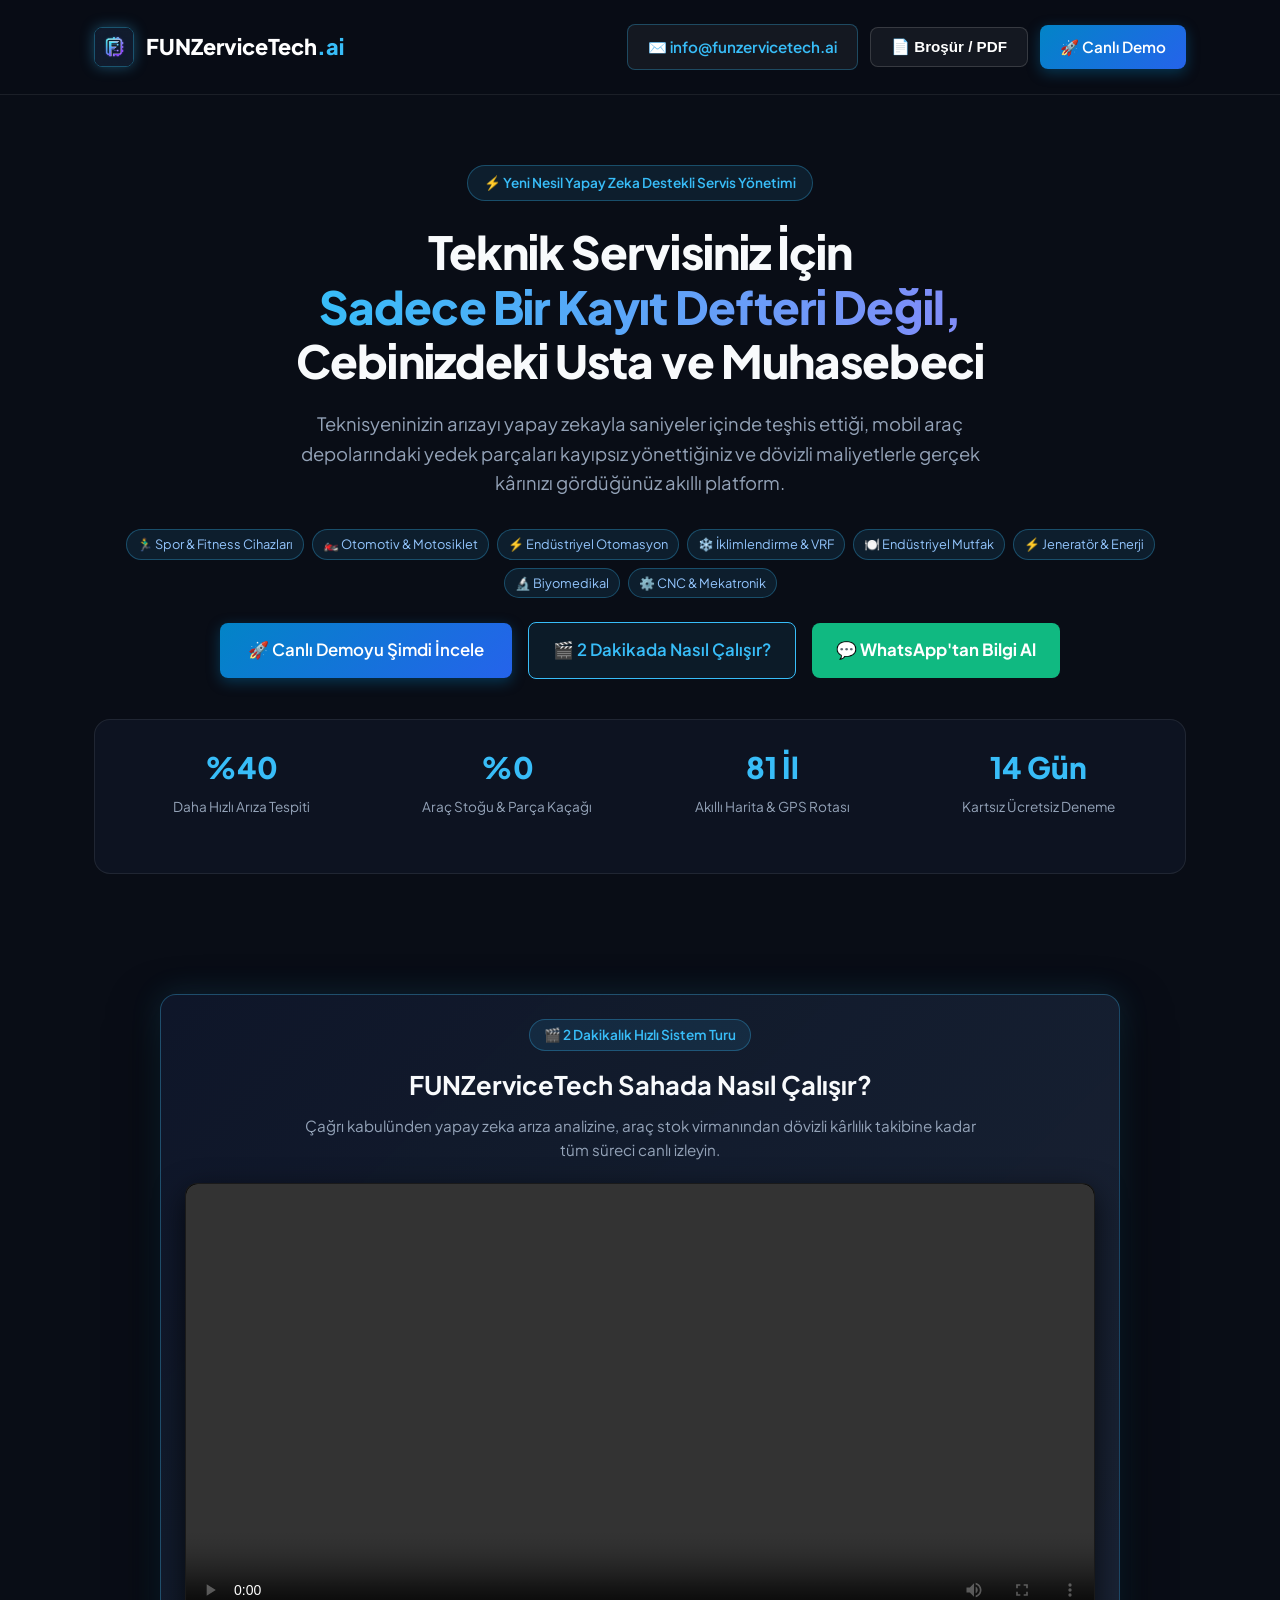
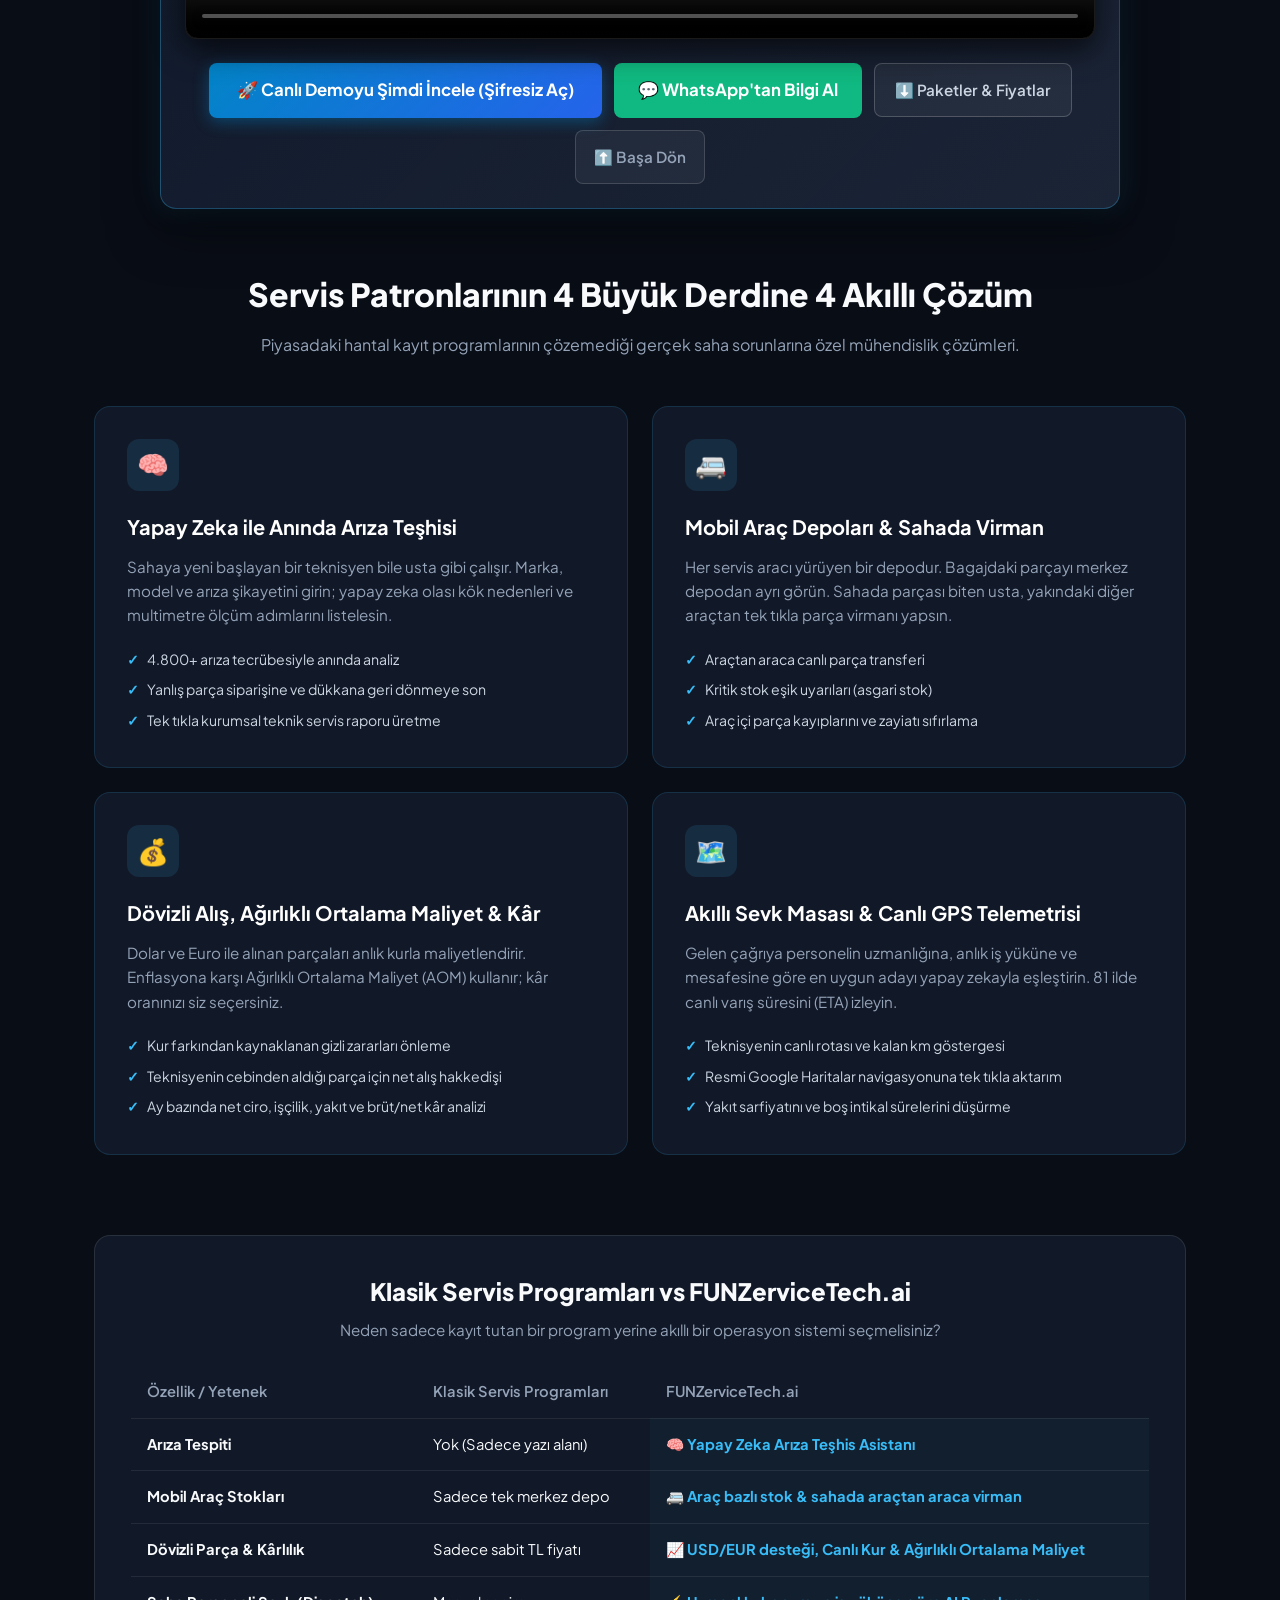
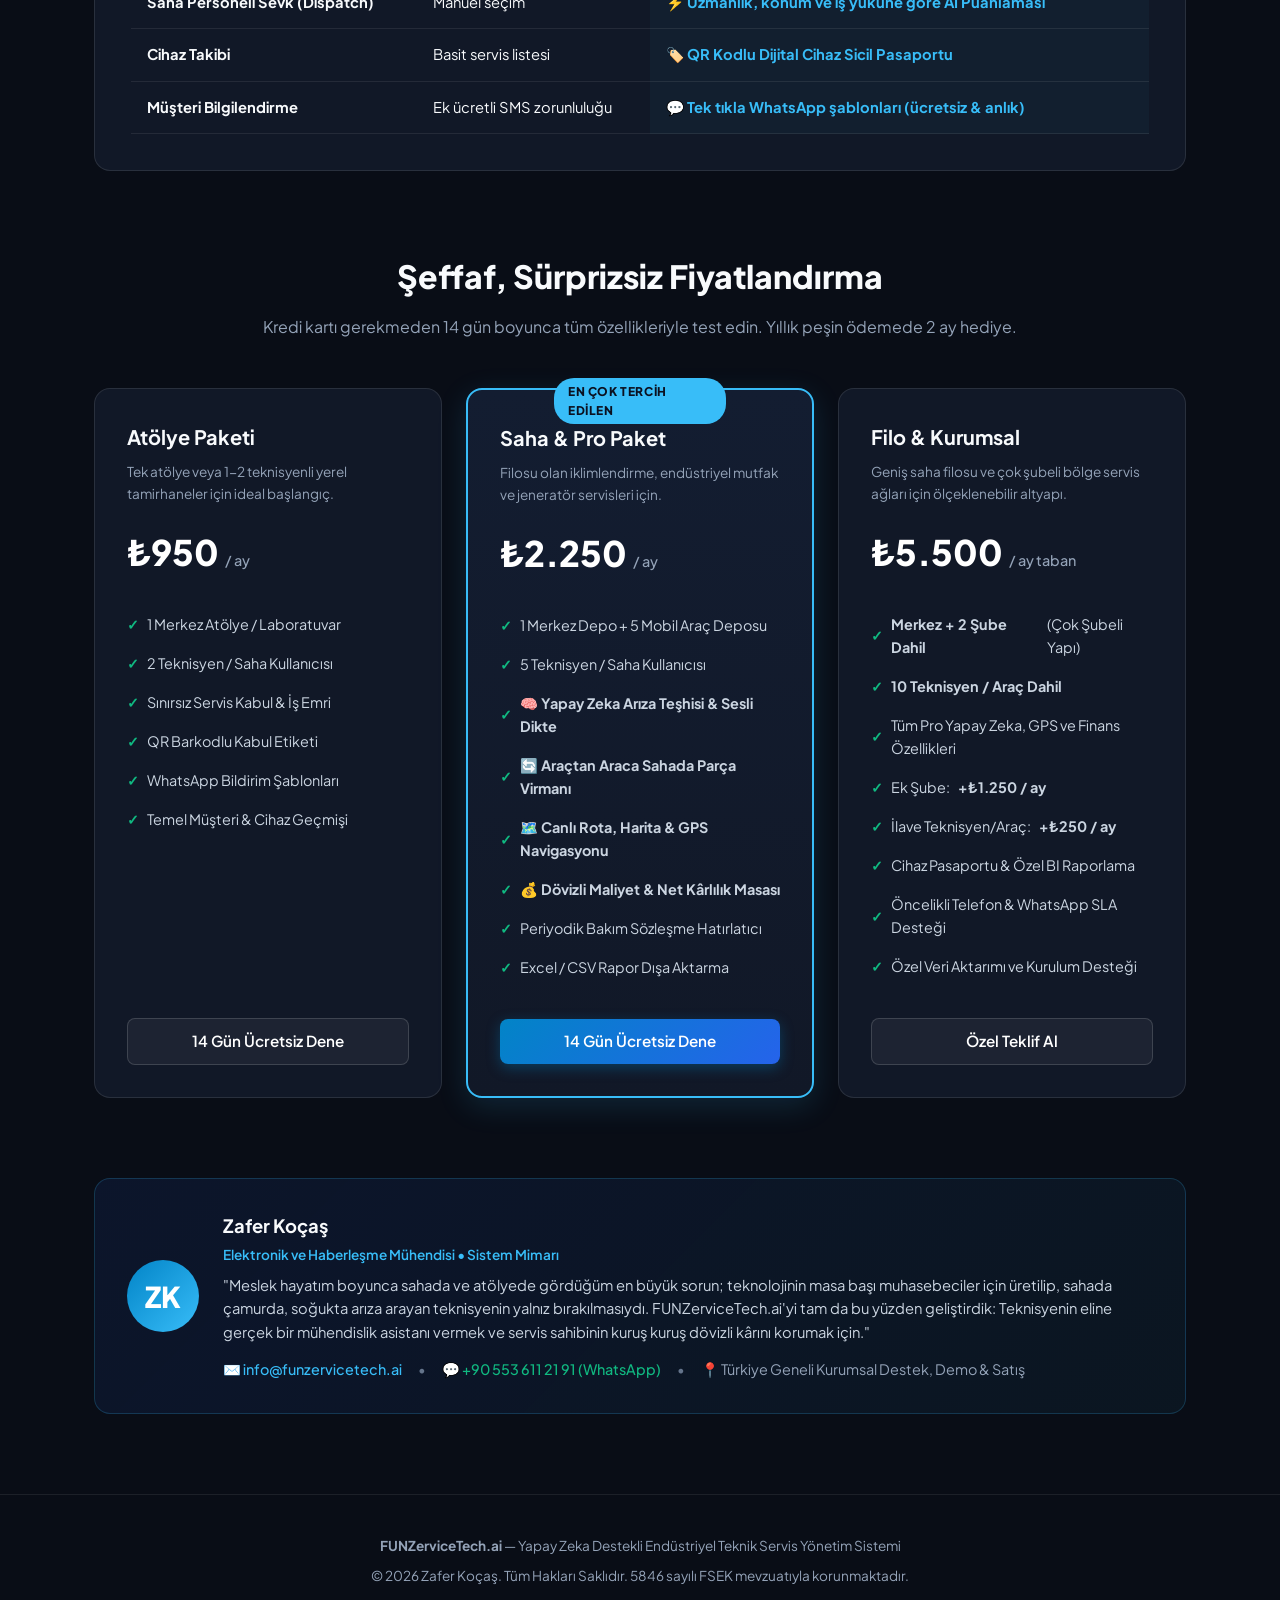
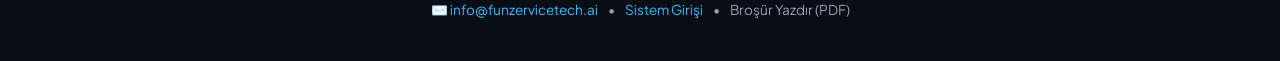
<file: tanitim.html>
<!DOCTYPE html>
<html lang="tr">
<head>
  <meta charset="UTF-8">
  <meta name="viewport" content="width=device-width, initial-scale=1.0">
  <title>FUNZerviceTech.ai | Yapay Zeka Destekli Teknik Servis Yönetim Sistemi</title>
  <meta name="description" content="Klasik servis defteri değil; teknisyeninizin arızayı yapay zekayla anında teşhis ettiği, araç stoklarını kayıpsız yönettiğiniz akıllı servis platformu.">
  <link rel="icon" type="image/jpeg" href="logo.jpg">
  <link rel="apple-touch-icon" href="logo.jpg">
  <link rel="preconnect" href="https://fonts.googleapis.com">
  <link rel="preconnect" href="https://fonts.gstatic.com" crossorigin>
  <link href="https://fonts.googleapis.com/css2?family=Plus+Jakarta+Sans:wght@400;500;600;700;800&display=swap" rel="stylesheet">
  <style>
    :root {
      --bg: #090d16;
      --card-bg: #111827;
      --card-border: rgba(56, 189, 248, 0.15);
      --accent-cyan: #38bdf8;
      --accent-blue: #2563eb;
      --accent-emerald: #10b981;
      --accent-amber: #f59e0b;
      --text-main: #f8fafc;
      --text-muted: #94a3b8;
    }
    * { box-sizing: border-box; margin: 0; padding: 0; }
    html { scroll-behavior: smooth; }
    body {
      font-family: 'Plus Jakarta Sans', -apple-system, BlinkMacSystemFont, sans-serif;
      background: var(--bg);
      color: var(--text-main);
      line-height: 1.6;
      -webkit-font-smoothing: antialiased;
    }
    .container { max-width: 1140px; margin: 0 auto; padding: 0 24px; }
    
    /* Top Bar & Header */
    header {
      padding: 24px 0;
      border-bottom: 1px solid rgba(255, 255, 255, 0.08);
      position: sticky;
      top: 0;
      background: rgba(9, 13, 22, 0.85);
      backdrop-filter: blur(12px);
      z-index: 100;
    }
    .header-row {
      display: flex;
      align-items: center;
      justify-content: space-between;
    }
    .logo {
      display: flex;
      align-items: center;
      gap: 12px;
      font-size: 1.35rem;
      font-weight: 800;
      color: #fff;
      text-decoration: none;
    }
    .logo-icon {
      width: 40px;
      height: 40px;
      background: linear-gradient(135deg, #0284c7, #38bdf8);
      border-radius: 10px;
      display: flex;
      align-items: center;
      justify-content: center;
      font-size: 1.25rem;
    }
    .header-actions { display: flex; align-items: center; gap: 12px; }
    
    .btn {
      display: inline-flex;
      align-items: center;
      gap: 8px;
      padding: 10px 20px;
      border-radius: 8px;
      font-size: 0.95rem;
      font-weight: 600;
      text-decoration: none;
      cursor: pointer;
      transition: all 0.2s ease;
      border: none;
    }
    .btn-primary {
      background: linear-gradient(135deg, #0284c7, #2563eb);
      color: #fff;
      box-shadow: 0 4px 14px rgba(2, 132, 199, 0.35);
    }
    .btn-primary:hover {
      box-shadow: 0 6px 20px rgba(2, 132, 199, 0.5);
      transform: translateY(-1px);
    }
    .btn-outline {
      background: rgba(255, 255, 255, 0.05);
      color: #fff;
      border: 1px solid rgba(255, 255, 255, 0.15);
    }
    .btn-outline:hover { background: rgba(255, 255, 255, 0.1); }
    .btn-whatsapp {
      background: #10b981;
      color: #fff;
      font-weight: 700;
    }
    .btn-whatsapp:hover { background: #059669; }

    /* Hero Section */
    .hero {
      padding: 70px 0 50px;
      text-align: center;
      position: relative;
    }
    .badge-pill {
      display: inline-flex;
      align-items: center;
      gap: 8px;
      background: rgba(56, 189, 248, 0.1);
      border: 1px solid rgba(56, 189, 248, 0.3);
      color: var(--accent-cyan);
      padding: 6px 16px;
      border-radius: 50px;
      font-size: 0.85rem;
      font-weight: 600;
      margin-bottom: 24px;
    }
    .hero h1 {
      font-size: 2.85rem;
      font-weight: 800;
      line-height: 1.2;
      max-width: 900px;
      margin: 0 auto 20px;
      letter-spacing: -0.02em;
    }
    .hero h1 span {
      background: linear-gradient(90deg, #38bdf8, #818cf8);
      -webkit-background-clip: text;
      -webkit-text-fill-color: transparent;
    }
    .hero p {
      font-size: 1.15rem;
      color: var(--text-muted);
      max-width: 720px;
      margin: 0 auto 32px;
    }
    .hero-cta {
      display: flex;
      align-items: center;
      justify-content: center;
      gap: 16px;
      flex-wrap: wrap;
      margin-bottom: 40px;
    }

    /* Trust Stats */
    .stats-row {
      display: grid;
      grid-template-columns: repeat(4, 1fr);
      gap: 20px;
      margin: 40px 0 60px;
      background: rgba(17, 24, 39, 0.7);
      border: 1px solid rgba(255, 255, 255, 0.08);
      border-radius: 16px;
      padding: 24px;
    }
    .stat-item h3 {
      font-size: 1.85rem;
      color: #38bdf8;
      font-weight: 800;
      margin-bottom: 4px;
    }
    .stat-item p {
      font-size: 0.85rem;
      color: var(--text-muted);
    }

    /* Core Features Grid */
    .section-title {
      text-align: center;
      margin-bottom: 48px;
    }
    .section-title h2 {
      font-size: 2rem;
      font-weight: 800;
      margin-bottom: 12px;
    }
    .section-title p {
      color: var(--text-muted);
      font-size: 1rem;
    }

    .features-grid {
      display: grid;
      grid-template-columns: repeat(2, 1fr);
      gap: 24px;
      margin-bottom: 80px;
    }
    .feature-card {
      background: var(--card-bg);
      border: 1px solid var(--card-border);
      border-radius: 16px;
      padding: 32px;
      transition: all 0.2s ease;
      position: relative;
      overflow: hidden;
    }
    .feature-card:hover {
      border-color: rgba(56, 189, 248, 0.4);
      transform: translateY(-2px);
    }
    .feature-icon {
      width: 52px;
      height: 52px;
      background: rgba(56, 189, 248, 0.12);
      border-radius: 12px;
      display: flex;
      align-items: center;
      justify-content: center;
      font-size: 1.6rem;
      margin-bottom: 20px;
    }
    .feature-card h3 {
      font-size: 1.25rem;
      font-weight: 700;
      margin-bottom: 12px;
      color: #fff;
    }
    .feature-card p {
      color: var(--text-muted);
      font-size: 0.95rem;
      margin-bottom: 16px;
    }
    .feature-points {
      list-style: none;
      font-size: 0.88rem;
    }
    .feature-points li {
      padding: 4px 0;
      color: #cbd5e1;
      display: flex;
      align-items: center;
      gap: 8px;
    }
    .feature-points li span { color: var(--accent-cyan); font-weight: bold; }

    /* Comparison Table */
    .compare-section {
      margin-bottom: 80px;
      background: #111827;
      border: 1px solid rgba(255, 255, 255, 0.1);
      border-radius: 16px;
      padding: 36px;
    }
    .compare-table {
      width: 100%;
      border-collapse: collapse;
      margin-top: 24px;
    }
    .compare-table th, .compare-table td {
      padding: 14px 16px;
      text-align: left;
      border-bottom: 1px solid rgba(255, 255, 255, 0.08);
      font-size: 0.92rem;
    }
    .compare-table th { color: var(--text-muted); font-weight: 600; }
    .compare-table td.highlight { color: #38bdf8; font-weight: 700; background: rgba(56, 189, 248, 0.04); }

    /* Pricing Section */
    .pricing-grid {
      display: grid;
      grid-template-columns: repeat(3, 1fr);
      gap: 24px;
      margin-bottom: 80px;
    }
    .price-card {
      background: var(--card-bg);
      border: 1px solid rgba(255, 255, 255, 0.1);
      border-radius: 16px;
      padding: 32px;
      display: flex;
      flex-direction: column;
      position: relative;
    }
    .price-card.featured {
      border: 2px solid var(--accent-cyan);
      background: linear-gradient(180deg, #131d31 0%, #111827 100%);
      box-shadow: 0 8px 30px rgba(56, 189, 248, 0.15);
    }
    .featured-tag {
      position: absolute;
      top: -12px;
      left: 50%;
      transform: translateX(-50%);
      background: var(--accent-cyan);
      color: #0b1120;
      font-size: 0.75rem;
      font-weight: 800;
      padding: 4px 14px;
      border-radius: 20px;
      letter-spacing: 0.05em;
    }
    .price-card h3 { font-size: 1.25rem; font-weight: 700; margin-bottom: 8px; }
    .price-card .desc { font-size: 0.85rem; color: var(--text-muted); margin-bottom: 20px; min-height: 40px; }
    .price-amount {
      font-size: 2.2rem;
      font-weight: 800;
      color: #fff;
      margin-bottom: 24px;
    }
    .price-amount span { font-size: 0.9rem; color: var(--text-muted); font-weight: 500; }
    .price-list {
      list-style: none;
      margin-bottom: 32px;
      flex-grow: 1;
      font-size: 0.9rem;
    }
    .price-list li {
      padding: 8px 0;
      display: flex;
      align-items: center;
      gap: 8px;
      color: #cbd5e1;
    }
    .price-list li::before { content: "✓"; color: var(--accent-emerald); font-weight: bold; }

    /* Founder Note */
    .founder-box {
      background: linear-gradient(135deg, rgba(37, 99, 235, 0.1), rgba(56, 189, 248, 0.05));
      border: 1px solid rgba(56, 189, 248, 0.2);
      border-radius: 16px;
      padding: 32px;
      display: flex;
      gap: 24px;
      align-items: center;
      margin-bottom: 80px;
    }
    .founder-avatar {
      width: 72px;
      height: 72px;
      background: linear-gradient(135deg, #0284c7, #38bdf8);
      border-radius: 50%;
      display: flex;
      align-items: center;
      justify-content: center;
      font-size: 1.8rem;
      font-weight: 800;
      color: #fff;
      flex-shrink: 0;
    }
    .founder-text h4 { font-size: 1.15rem; font-weight: 700; margin-bottom: 4px; }
    .founder-text .title { font-size: 0.85rem; color: var(--accent-cyan); margin-bottom: 8px; font-weight: 600; }
    .founder-text p { font-size: 0.92rem; color: #cbd5e1; }

    /* Footer */
    footer {
      border-top: 1px solid rgba(255, 255, 255, 0.08);
      padding: 40px 0;
      text-align: center;
      color: var(--text-muted);
      font-size: 0.85rem;
    }

    /* Print Styles for PDF Brochure */
    @media print {
      body { background: #fff !important; color: #000 !important; }
      header, .hero-cta, .btn, footer, .stats-row { display: none !important; }
      .container { max-width: 100% !important; padding: 0 !important; }
      .hero { padding: 10px 0 !important; }
      .hero h1 { font-size: 1.8rem !important; color: #000 !important; }
      .hero h1 span { color: #0284c7 !important; -webkit-text-fill-color: #0284c7 !important; }
      .features-grid { grid-template-columns: repeat(2, 1fr) !important; gap: 12px !important; margin-bottom: 20px !important; }
      .feature-card { background: #f8fafc !important; border: 1px solid #cbd5e1 !important; color: #000 !important; padding: 16px !important; }
      .feature-card h3 { color: #0284c7 !important; }
      .feature-card p, .feature-points li { color: #334155 !important; }
      .pricing-grid { grid-template-columns: repeat(3, 1fr) !important; gap: 12px !important; }
      .price-card { background: #f8fafc !important; border: 1px solid #cbd5e1 !important; padding: 16px !important; color: #000 !important; }
      .price-card h3, .price-amount { color: #000 !important; }
      .founder-box { background: #f1f5f9 !important; border: 1px solid #cbd5e1 !important; color: #000 !important; padding: 16px !important; margin-bottom: 20px !important; }
      .founder-text p { color: #334155 !important; }
    }

    @media (max-width: 768px) {
      .hero h1 { font-size: 2rem; }
      .features-grid, .pricing-grid, .stats-row { grid-template-columns: 1fr; }
      .founder-box { flex-direction: column; text-align: center; }
    }
  </style>
</head>
<body>

  <!-- Header -->
  <header>
    <div class="container header-row">
      <a href="index.html" class="logo">
        <div class="logo-icon" style="padding: 0; overflow: hidden; background: transparent; border: 1px solid rgba(56, 189, 248, 0.4); box-shadow: 0 0 14px rgba(56, 189, 248, 0.35); border-radius: 8px;">
          <img src="logo.jpg" alt="FUNZerviceTech.ai" style="width: 100%; height: 100%; object-fit: cover; display: block;">
        </div>
        <span>FUNZerviceTech<span style="color: var(--accent-cyan);">.ai</span></span>
      </a>
      <div class="header-actions">
        <a href="mailto:info@funzervicetech.ai" class="btn btn-outline" style="border-color: rgba(56, 189, 248, 0.3);" title="E-posta ile İletişime Geç">
          <span style="color: var(--accent-cyan);">✉️ info@funzervicetech.ai</span>
        </a>
        <button type="button" class="btn btn-outline" onclick="window.print()" title="Bu broşürü yazdır veya PDF olarak kaydet">
          <span>📄 Broşür / PDF</span>
        </button>
        <a href="index.html?demo=1" class="btn btn-primary" title="Canlı Çalışan Sistemi Aç">
          <span>🚀 Canlı Demo</span>
        </a>
      </div>
    </div>
  </header>

  <!-- Hero -->
  <section class="hero">
    <div class="container">
      <div class="badge-pill">
        <span>⚡ Yeni Nesil Yapay Zeka Destekli Servis Yönetimi</span>
      </div>
      <h1>
        Teknik Servisiniz İçin<br>
        <span>Sadece Bir Kayıt Defteri Değil,</span><br>
        Cebinizdeki Usta ve Muhasebeci
      </h1>
      <p>
        Teknisyeninizin arızayı yapay zekayla saniyeler içinde teşhis ettiği, mobil araç depolarındaki yedek parçaları kayıpsız yönettiğiniz ve dövizli maliyetlerle gerçek kârınızı gördüğünüz akıllı platform.
      </p>
      <!-- Sektör Bağımsız Kapsama Alanı Şeridi -->
      <div style="display: flex; gap: 8px; justify-content: center; flex-wrap: wrap; margin-bottom: 24px; font-size: 0.8rem;">
        <span style="background: rgba(56, 189, 248, 0.1); border: 1px solid rgba(56, 189, 248, 0.3); color: #93c5fd; padding: 4px 10px; border-radius: 999px;">🏃‍♂️ Spor & Fitness Cihazları</span>
        <span style="background: rgba(56, 189, 248, 0.1); border: 1px solid rgba(56, 189, 248, 0.3); color: #93c5fd; padding: 4px 10px; border-radius: 999px;">🏍️ Otomotiv & Motosiklet</span>
        <span style="background: rgba(56, 189, 248, 0.1); border: 1px solid rgba(56, 189, 248, 0.3); color: #93c5fd; padding: 4px 10px; border-radius: 999px;">⚡ Endüstriyel Otomasyon</span>
        <span style="background: rgba(56, 189, 248, 0.1); border: 1px solid rgba(56, 189, 248, 0.3); color: #93c5fd; padding: 4px 10px; border-radius: 999px;">❄️ İklimlendirme & VRF</span>
        <span style="background: rgba(56, 189, 248, 0.1); border: 1px solid rgba(56, 189, 248, 0.3); color: #93c5fd; padding: 4px 10px; border-radius: 999px;">🍽️ Endüstriyel Mutfak</span>
        <span style="background: rgba(56, 189, 248, 0.1); border: 1px solid rgba(56, 189, 248, 0.3); color: #93c5fd; padding: 4px 10px; border-radius: 999px;">⚡ Jeneratör & Enerji</span>
        <span style="background: rgba(56, 189, 248, 0.1); border: 1px solid rgba(56, 189, 248, 0.3); color: #93c5fd; padding: 4px 10px; border-radius: 999px;">🔬 Biyomedikal</span>
        <span style="background: rgba(56, 189, 248, 0.1); border: 1px solid rgba(56, 189, 248, 0.3); color: #93c5fd; padding: 4px 10px; border-radius: 999px;">⚙️ CNC & Mekatronik</span>
      </div>
      <div class="hero-cta">
        <a href="index.html?demo=1" class="btn btn-primary" style="padding: 14px 28px; font-size: 1.05rem;">
          <span>🚀 Canlı Demoyu Şimdi İncele</span>
        </a>
        <a href="#video-tanitim-section" class="btn btn-outline" style="padding: 14px 24px; font-size: 1.05rem; border: 1px solid #38bdf8; color: #38bdf8; background: rgba(56, 189, 248, 0.08); font-weight: 600; text-decoration: none; display: inline-flex; align-items: center; gap: 8px;">
          <span>🎬 2 Dakikada Nasıl Çalışır?</span>
        </a>
        <a href="https://wa.me/905536112191?text=Merhaba%20Zafer%20Bey,%20FUNZerviceTech.ai%20teknik%20servis%20yaz%C4%B1l%C4%B1m%C4%B1%20hakk%C4%B1nda%20bilgi%20almak%20istiyorum." class="btn btn-whatsapp" target="_blank" style="padding: 14px 24px; font-size: 1.05rem;">
          <span>💬 WhatsApp'tan Bilgi Al</span>
        </a>
      </div>
      
      <!-- Quick Trust Metrics -->
      <div class="stats-row">
        <div class="stat-item">
          <h3>%40</h3>
          <p>Daha Hızlı Arıza Tespiti</p>
        </div>
        <div class="stat-item">
          <h3>%0</h3>
          <p>Araç Stoğu & Parça Kaçağı</p>
        </div>
        <div class="stat-item">
          <h3>81 İl</h3>
          <p>Akıllı Harita & GPS Rotası</p>
        </div>
        <div class="stat-item">
          <h3>14 Gün</h3>
          <p>Kartsız Ücretsiz Deneme</p>
        </div>
      </div>
    </div>
  </section>

  <!-- Video Tanıtım Bölümü -->
  <section class="container" id="video-tanitim-section" style="margin-top: 10px; margin-bottom: 60px;">
    <div style="background: linear-gradient(135deg, rgba(15, 23, 42, 0.95), rgba(30, 41, 59, 0.85)); border: 1px solid rgba(56, 189, 248, 0.3); border-radius: 16px; padding: 24px; box-shadow: 0 20px 50px rgba(0, 0, 0, 0.5), 0 0 30px rgba(56, 189, 248, 0.15); max-width: 960px; margin: 0 auto; text-align: center;">
      <div style="display: inline-flex; align-items: center; gap: 8px; background: rgba(56, 189, 248, 0.1); border: 1px solid rgba(56, 189, 248, 0.3); border-radius: 20px; padding: 4px 14px; margin-bottom: 14px; font-size: 0.85rem; color: #38bdf8; font-weight: 600;">
        <span>🎬 2 Dakikalık Hızlı Sistem Turu</span>
      </div>
      <h2 style="font-size: 1.6rem; color: #f8fafc; margin-bottom: 8px; font-weight: 700;">
        FUNZerviceTech Sahada Nasıl Çalışır?
      </h2>
      <p style="color: #94a3b8; font-size: 0.95rem; margin-bottom: 20px; max-width: 680px; margin-left: auto; margin-right: auto;">
        Çağrı kabulünden yapay zeka arıza analizine, araç stok virmanından dövizli kârlılık takibine kadar tüm süreci canlı izleyin.
      </p>
      
      <div style="position: relative; border-radius: 12px; overflow: hidden; border: 1px solid rgba(255,255,255,0.1); background: #000; box-shadow: 0 10px 30px rgba(0,0,0,0.7);">
        <video id="tanitim-video-player" controls preload="metadata" style="width: 100%; max-height: 540px; display: block; border-radius: 12px;">
          <source src="funzervicetech_tanitim.mp4" type="video/mp4">
          Tarayıcınız video oynatmayı desteklemiyor.
        </video>
      </div>

      <!-- Video Altı Hızlı Aksiyon & Çıkış Çubuğu -->
      <div style="display: flex; justify-content: center; align-items: center; gap: 12px; margin-top: 24px; flex-wrap: wrap;">
        <a href="index.html?demo=1" class="btn btn-primary" style="padding: 14px 28px; font-size: 1.05rem; font-weight: 700; background: linear-gradient(135deg, #0284c7, #2563eb); text-decoration: none; box-shadow: 0 4px 15px rgba(2, 132, 199, 0.4);">
          <span>🚀 Canlı Demoyu Şimdi İncele (Şifresiz Aç)</span>
        </a>
        <a href="https://wa.me/905536112191?text=Merhaba%20Zafer%20Bey,%20FUNZerviceTech.ai%20teknik%20servis%20yaz%C4%B1l%C4%B1m%C4%B1%20hakk%C4%B1nda%20bilgi%20almak%20istiyorum." class="btn btn-whatsapp" target="_blank" style="padding: 14px 24px; font-size: 1.05rem; text-decoration: none;">
          <span>💬 WhatsApp'tan Bilgi Al</span>
        </a>
        <a href="#fiyatlandirma" class="btn btn-outline" style="padding: 14px 20px; font-size: 0.95rem; border: 1px solid rgba(255,255,255,0.2); color: #cbd5e1; text-decoration: none;">
          <span>⬇️ Paketler & Fiyatlar</span>
        </a>
        <a href="#" class="btn btn-outline" style="padding: 14px 18px; font-size: 0.95rem; border: 1px solid rgba(255,255,255,0.15); color: #94a3b8; text-decoration: none;" title="Sayfanın Başına Dön">
          <span>⬆️ Başa Dön</span>
        </a>
      </div>
    </div>
  </section>

  <!-- Core Features -->
  <section class="container">
    <div class="section-title">
      <h2>Servis Patronlarının 4 Büyük Derdine 4 Akıllı Çözüm</h2>
      <p>Piyasadaki hantal kayıt programlarının çözemediği gerçek saha sorunlarına özel mühendislik çözümleri.</p>
    </div>

    <div class="features-grid">
      <!-- 1. AI Teşhis -->
      <div class="feature-card">
        <div class="feature-icon">🧠</div>
        <h3>Yapay Zeka ile Anında Arıza Teşhisi</h3>
        <p>Sahaya yeni başlayan bir teknisyen bile usta gibi çalışır. Marka, model ve arıza şikayetini girin; yapay zeka olası kök nedenleri ve multimetre ölçüm adımlarını listelesin.</p>
        <ul class="feature-points">
          <li><span>✓</span> 4.800+ arıza tecrübesiyle anında analiz</li>
          <li><span>✓</span> Yanlış parça siparişine ve dükkana geri dönmeye son</li>
          <li><span>✓</span> Tek tıkla kurumsal teknik servis raporu üretme</li>
        </ul>
      </div>

      <!-- 2. Araç Stokları -->
      <div class="feature-card">
        <div class="feature-icon">🚐</div>
        <h3>Mobil Araç Depoları & Sahada Virman</h3>
        <p>Her servis aracı yürüyen bir depodur. Bagajdaki parçayı merkez depodan ayrı görün. Sahada parçası biten usta, yakındaki diğer araçtan tek tıkla parça virmanı yapsın.</p>
        <ul class="feature-points">
          <li><span>✓</span> Araçtan araca canlı parça transferi</li>
          <li><span>✓</span> Kritik stok eşik uyarıları (asgari stok)</li>
          <li><span>✓</span> Araç içi parça kayıplarını ve zayiatı sıfırlama</li>
        </ul>
      </div>

      <!-- 3. Dövizli Maliyet ve Kâr -->
      <div class="feature-card">
        <div class="feature-icon">💰</div>
        <h3>Dövizli Alış, Ağırlıklı Ortalama Maliyet & Kâr</h3>
        <p>Dolar ve Euro ile alınan parçaları anlık kurla maliyetlendirir. Enflasyona karşı Ağırlıklı Ortalama Maliyet (AOM) kullanır; kâr oranınızı siz seçersiniz.</p>
        <ul class="feature-points">
          <li><span>✓</span> Kur farkından kaynaklanan gizli zararları önleme</li>
          <li><span>✓</span> Teknisyenin cebinden aldığı parça için net alış hakkedişi</li>
          <li><span>✓</span> Ay bazında net ciro, işçilik, yakıt ve brüt/net kâr analizi</li>
        </ul>
      </div>

      <!-- 4. Canlı Rota ve Akıllı Sevk -->
      <div class="feature-card">
        <div class="feature-icon">🗺️</div>
        <h3>Akıllı Sevk Masası & Canlı GPS Telemetrisi</h3>
        <p>Gelen çağrıya personelin uzmanlığına, anlık iş yüküne ve mesafesine göre en uygun adayı yapay zekayla eşleştirin. 81 ilde canlı varış süresini (ETA) izleyin.</p>
        <ul class="feature-points">
          <li><span>✓</span> Teknisyenin canlı rotası ve kalan km göstergesi</li>
          <li><span>✓</span> Resmi Google Haritalar navigasyonuna tek tıkla aktarım</li>
          <li><span>✓</span> Yakıt sarfiyatını ve boş intikal sürelerini düşürme</li>
        </ul>
      </div>
    </div>
  </section>

  <!-- Comparison Section -->
  <section class="container">
    <div class="compare-section">
      <h3 style="font-size: 1.5rem; font-weight: 800; text-align: center; margin-bottom: 8px;">Klasik Servis Programları vs FUNZerviceTech.ai</h3>
      <p style="text-align: center; color: var(--text-muted); font-size: 0.95rem;">Neden sadece kayıt tutan bir program yerine akıllı bir operasyon sistemi seçmelisiniz?</p>
      
      <table class="compare-table">
        <thead>
          <tr>
            <th>Özellik / Yetenek</th>
            <th>Klasik Servis Programları</th>
            <th class="highlight">FUNZerviceTech.ai</th>
          </tr>
        </thead>
        <tbody>
          <tr>
            <td><strong>Arıza Tespiti</strong></td>
            <td>Yok (Sadece yazı alanı)</td>
            <td class="highlight">🧠 Yapay Zeka Arıza Teşhis Asistanı</td>
          </tr>
          <tr>
            <td><strong>Mobil Araç Stokları</strong></td>
            <td>Sadece tek merkez depo</td>
            <td class="highlight">🚐 Araç bazlı stok & sahada araçtan araca virman</td>
          </tr>
          <tr>
            <td><strong>Dövizli Parça & Kârlılık</strong></td>
            <td>Sadece sabit TL fiyatı</td>
            <td class="highlight">📈 USD/EUR desteği, Canlı Kur & Ağırlıklı Ortalama Maliyet</td>
          </tr>
          <tr>
            <td><strong>Saha Personeli Sevk (Dispatch)</strong></td>
            <td>Manuel seçim</td>
            <td class="highlight">⚡ Uzmanlık, konum ve iş yüküne göre AI Puanlaması</td>
          </tr>
          <tr>
            <td><strong>Cihaz Takibi</strong></td>
            <td>Basit servis listesi</td>
            <td class="highlight">🏷️ QR Kodlu Dijital Cihaz Sicil Pasaportu</td>
          </tr>
          <tr>
            <td><strong>Müşteri Bilgilendirme</strong></td>
            <td>Ek ücretli SMS zorunluluğu</td>
            <td class="highlight">💬 Tek tıkla WhatsApp şablonları (ücretsiz & anlık)</td>
          </tr>
        </tbody>
      </table>
    </div>
  </section>

  <!-- Pricing -->
  <section class="container" id="fiyatlandirma" style="scroll-margin-top: 40px;">
    <div class="section-title">
      <h2>Şeffaf, Sürprizsiz Fiyatlandırma</h2>
      <p>Kredi kartı gerekmeden 14 gün boyunca tüm özellikleriyle test edin. Yıllık peşin ödemede 2 ay hediye.</p>
    </div>

    <div class="pricing-grid">
      <!-- 1. Başlangıç -->
      <div class="price-card">
        <h3>Atölye Paketi</h3>
        <p class="desc">Tek atölye veya 1-2 teknisyenli yerel tamirhaneler için ideal başlangıç.</p>
        <div class="price-amount">₺950 <span>/ ay</span></div>
        <ul class="price-list">
          <li>1 Merkez Atölye / Laboratuvar</li>
          <li>2 Teknisyen / Saha Kullanıcısı</li>
          <li>Sınırsız Servis Kabul & İş Emri</li>
          <li>QR Barkodlu Kabul Etiketi</li>
          <li>WhatsApp Bildirim Şablonları</li>
          <li>Temel Müşteri & Cihaz Geçmişi</li>
        </ul>
        <a href="index.html" class="btn btn-outline" style="width: 100%; justify-content: center;">14 Gün Ücretsiz Dene</a>
      </div>

      <!-- 2. Pro Saha -->
      <div class="price-card featured">
        <div class="featured-tag">EN ÇOK TERCİH EDİLEN</div>
        <h3>Saha & Pro Paket</h3>
        <p class="desc">Filosu olan iklimlendirme, endüstriyel mutfak ve jeneratör servisleri için.</p>
        <div class="price-amount">₺2.250 <span>/ ay</span></div>
        <ul class="price-list">
          <li>1 Merkez Depo + 5 Mobil Araç Deposu</li>
          <li>5 Teknisyen / Saha Kullanıcısı</li>
          <li><strong>🧠 Yapay Zeka Arıza Teşhisi & Sesli Dikte</strong></li>
          <li><strong>🔄 Araçtan Araca Sahada Parça Virmanı</strong></li>
          <li><strong>🗺️ Canlı Rota, Harita & GPS Navigasyonu</strong></li>
          <li><strong>💰 Dövizli Maliyet & Net Kârlılık Masası</strong></li>
          <li>Periyodik Bakım Sözleşme Hatırlatıcı</li>
          <li>Excel / CSV Rapor Dışa Aktarma</li>
        </ul>
        <a href="index.html?demo=1" class="btn btn-primary" style="width: 100%; justify-content: center;">14 Gün Ücretsiz Dene</a>
      </div>

      <!-- 3. Filo & Kurumsal -->
      <div class="price-card">
        <h3>Filo & Kurumsal</h3>
        <p class="desc">Geniş saha filosu ve çok şubeli bölge servis ağları için ölçeklenebilir altyapı.</p>
        <div class="price-amount">₺5.500 <span>/ ay taban</span></div>
        <ul class="price-list">
          <li><strong>Merkez + 2 Şube Dahil</strong> (Çok Şubeli Yapı)</li>
          <li><strong>10 Teknisyen / Araç Dahil</strong></li>
          <li>Tüm Pro Yapay Zeka, GPS ve Finans Özellikleri</li>
          <li>Ek Şube: <strong>+₺1.250 / ay</strong></li>
          <li>İlave Teknisyen/Araç: <strong>+₺250 / ay</strong></li>
          <li>Cihaz Pasaportu & Özel BI Raporlama</li>
          <li>Öncelikli Telefon & WhatsApp SLA Desteği</li>
          <li>Özel Veri Aktarımı ve Kurulum Desteği</li>
        </ul>
        <a href="https://wa.me/905536112191?text=Merhaba%20Zafer%20Bey,%20Kurumsal%20Filo%20Paketi%20ve%20%C3%87ok%20%C5%9Eubeli%20Yap%C4%B1%20hakk%C4%B1nda%20%C3%B6zel%20teklif%20almak%20istiyorum." target="_blank" class="btn btn-outline" style="width: 100%; justify-content: center;">Özel Teklif Al</a>
      </div>
    </div>
  </section>

  <!-- Founder Note -->
  <section class="container">
    <div class="founder-box">
      <div class="founder-avatar">ZK</div>
      <div class="founder-text">
        <h4>Zafer Koçaş</h4>
        <div class="title">Elektronik ve Haberleşme Mühendisi • Sistem Mimarı</div>
        <p>
          "Meslek hayatım boyunca sahada ve atölyede gördüğüm en büyük sorun; teknolojinin masa başı muhasebeciler için üretilip, sahada çamurda, soğukta arıza arayan teknisyenin yalnız bırakılmasıydı. FUNZerviceTech.ai'yi tam da bu yüzden geliştirdik: Teknisyenin eline gerçek bir mühendislik asistanı vermek ve servis sahibinin kuruş kuruş dövizli kârını korumak için."
        </p>
        <div style="margin-top: 14px; display: flex; gap: 16px; flex-wrap: wrap; font-size: 0.9rem; align-items: center;">
          <a href="mailto:info@funzervicetech.ai" style="color: var(--accent-cyan); text-decoration: none; font-weight: 500;">✉️ info@funzervicetech.ai</a>
          <span style="color: #64748b;">•</span>
          <a href="https://wa.me/905536112191?text=Merhaba%20Zafer%20Bey,%20FUNZerviceTech.ai%20hakk%C4%B1nda%20bilgi%20almak%20istiyorum." target="_blank" style="color: var(--accent-emerald); text-decoration: none; font-weight: 500;">💬 +90 553 611 21 91 (WhatsApp)</a>
          <span style="color: #64748b;">•</span>
          <span style="color: #94a3b8;">📍 Türkiye Geneli Kurumsal Destek, Demo & Satış</span>
        </div>
      </div>
    </div>
  </section>

  <!-- Footer -->
  <footer>
    <div class="container">
      <p style="margin-bottom: 8px;"><strong>FUNZerviceTech.ai</strong> — Yapay Zeka Destekli Endüstriyel Teknik Servis Yönetim Sistemi</p>
      <p>© 2026 Zafer Koçaş. Tüm Hakları Saklıdır. 5846 sayılı FSEK mevzuatıyla korunmaktadır.</p>
      <p style="margin-top: 12px; font-size: 0.85rem;">
        <a href="mailto:info@funzervicetech.ai" style="color: var(--accent-cyan); text-decoration: none; margin: 0 8px;">✉️ info@funzervicetech.ai</a> • 
        <a href="index.html?demo=1" style="color: var(--accent-cyan); text-decoration: none; margin: 0 8px;">Sistem Girişi</a> • 
        <a href="javascript:window.print()" style="color: var(--text-muted); text-decoration: none; margin: 0 8px;">Broşür Yazdır (PDF)</a>
      </p>
    </div>
  </footer>

</body>
</html>
</file>
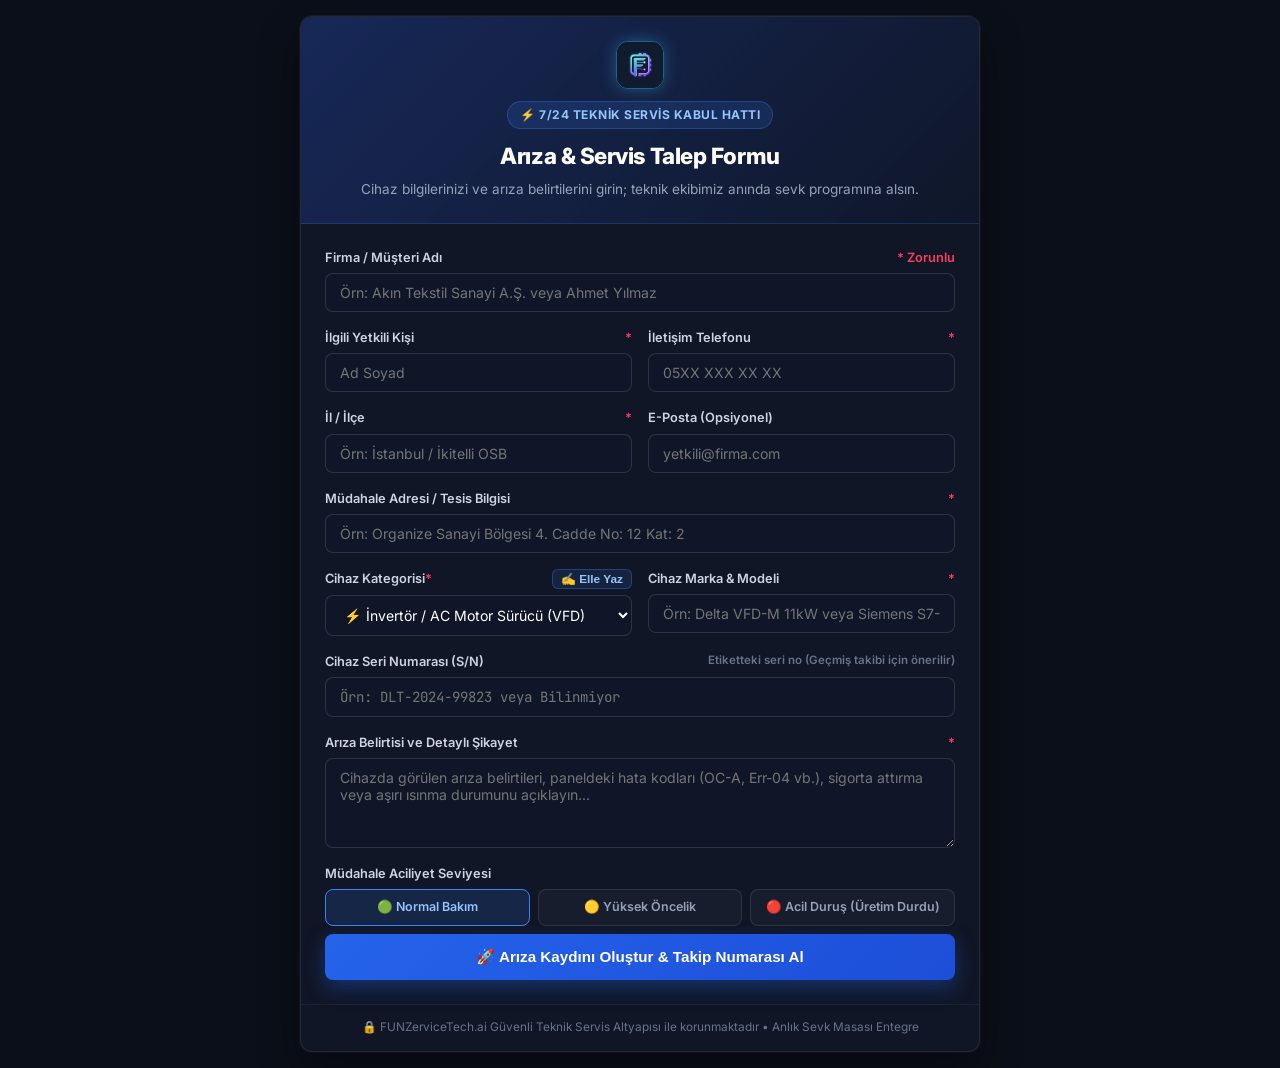
<file: widget.html>
<!DOCTYPE html>
<html lang="tr">
<head>
  <meta charset="UTF-8">
  <meta name="viewport" content="width=device-width, initial-scale=1.0">
  <title>Müşteri Arıza & Servis Talep Formu | FUNZerviceTech.ai</title>
  <meta name="description" content="Hızlı ve kolay teknik servis arıza kayıt formu. Cihazınızı kaydedin, anında takip numarası alın.">
  <link rel="icon" type="image/jpeg" href="logo.jpg">
  <link rel="apple-touch-icon" href="logo.jpg">
  <link rel="preconnect" href="https://fonts.googleapis.com">
  <link rel="preconnect" href="https://fonts.gstatic.com" crossorigin>
  <link href="https://fonts.googleapis.com/css2?family=Inter:wght@400;500;600;700;800&family=JetBrains+Mono:wght@500;700&display=swap" rel="stylesheet">
  <style>
    :root {
      --bg-dark: #0b0f19;
      --card-bg: rgba(17, 24, 39, 0.95);
      --card-border: rgba(255, 255, 255, 0.08);
      --accent-blue: #3b82f6;
      --accent-cyan: #06b6d4;
      --accent-emerald: #10b981;
      --accent-amber: #f59e0b;
      --text-main: #f8fafc;
      --text-muted: #94a3b8;
      --text-dim: #64748b;
      --radius: 12px;
      --font-main: 'Inter', -apple-system, BlinkMacSystemFont, sans-serif;
      --font-mono: 'JetBrains Mono', monospace;
    }

    * { box-sizing: border-box; margin: 0; padding: 0; }

    body {
      font-family: var(--font-main);
      background-color: var(--bg-dark);
      color: var(--text-main);
      line-height: 1.5;
      padding: 16px;
      display: flex;
      justify-content: center;
      align-items: flex-start;
      min-height: 100vh;
    }

    .widget-container {
      width: 100%;
      max-width: 680px;
      background: var(--card-bg);
      border: 1px solid var(--card-border);
      border-radius: var(--radius);
      box-shadow: 0 20px 40px rgba(0, 0, 0, 0.4), 0 0 0 1px rgba(255, 255, 255, 0.05);
      overflow: hidden;
      backdrop-filter: blur(16px);
    }

    .widget-header {
      background: linear-gradient(135deg, rgba(30, 58, 138, 0.5) 0%, rgba(15, 23, 42, 0.8) 100%);
      border-bottom: 1px solid rgba(59, 130, 246, 0.2);
      padding: 24px;
      text-align: center;
      position: relative;
    }

    .widget-badge {
      display: inline-flex;
      align-items: center;
      gap: 6px;
      background: rgba(59, 130, 246, 0.15);
      border: 1px solid rgba(59, 130, 246, 0.3);
      color: #93c5fd;
      font-size: 0.75rem;
      font-weight: 700;
      padding: 4px 12px;
      border-radius: 999px;
      text-transform: uppercase;
      letter-spacing: 0.5px;
      margin-bottom: 10px;
    }

    .widget-title {
      font-size: 1.4rem;
      font-weight: 800;
      color: #ffffff;
      letter-spacing: -0.02em;
    }

    .widget-subtitle {
      font-size: 0.85rem;
      color: var(--text-muted);
      margin-top: 6px;
    }

    .widget-body {
      padding: 24px;
    }

    .form-grid {
      display: grid;
      grid-template-columns: 1fr 1fr;
      gap: 16px;
    }

    .col-span-2 {
      grid-column: span 2;
    }

    .form-group {
      display: flex;
      flex-direction: column;
      gap: 6px;
    }

    .form-label {
      font-size: 0.8rem;
      font-weight: 600;
      color: #cbd5e1;
      display: flex;
      justify-content: space-between;
    }

    .form-label .req {
      color: #f43f5e;
    }

    .form-input, .form-select, .form-textarea {
      width: 100%;
      background: rgba(15, 23, 42, 0.7);
      border: 1px solid rgba(255, 255, 255, 0.12);
      border-radius: 8px;
      padding: 10px 14px;
      color: #ffffff;
      font-size: 0.88rem;
      font-family: inherit;
      transition: all 0.2s ease;
      outline: none;
    }

    .form-input:focus, .form-select:focus, .form-textarea:focus {
      border-color: var(--accent-blue);
      box-shadow: 0 0 0 3px rgba(59, 130, 246, 0.2);
      background: rgba(15, 23, 42, 0.95);
    }

    .form-select option {
      background: #0f172a;
      color: #ffffff;
    }

    .form-textarea {
      resize: vertical;
      min-height: 90px;
    }

    .urgency-selector {
      display: grid;
      grid-template-columns: 1fr 1fr 1fr;
      gap: 8px;
    }

    .urgency-card {
      display: flex;
      align-items: center;
      justify-content: center;
      gap: 6px;
      padding: 8px 10px;
      background: rgba(255, 255, 255, 0.03);
      border: 1px solid rgba(255, 255, 255, 0.1);
      border-radius: 8px;
      cursor: pointer;
      font-size: 0.78rem;
      font-weight: 600;
      color: var(--text-muted);
      transition: all 0.15s ease;
      user-select: none;
    }

    .urgency-card input {
      display: none;
    }

    .urgency-card:hover {
      border-color: rgba(255, 255, 255, 0.2);
      background: rgba(255, 255, 255, 0.06);
    }

    .urgency-card.active-normal {
      border-color: var(--accent-blue);
      background: rgba(59, 130, 246, 0.15);
      color: #93c5fd;
    }

    .urgency-card.active-high {
      border-color: var(--accent-amber);
      background: rgba(245, 158, 11, 0.15);
      color: #fde68a;
    }

    .urgency-card.active-critical {
      border-color: #ef4444;
      background: rgba(239, 68, 68, 0.18);
      color: #fca5a5;
    }

    .btn-submit {
      width: 100%;
      background: linear-gradient(135deg, #2563eb 0%, #1d4ed8 100%);
      color: #ffffff;
      border: none;
      border-radius: 8px;
      padding: 14px 20px;
      font-size: 0.95rem;
      font-weight: 700;
      cursor: pointer;
      display: flex;
      align-items: center;
      justify-content: center;
      gap: 10px;
      box-shadow: 0 8px 20px rgba(37, 99, 235, 0.35);
      transition: all 0.2s ease;
      margin-top: 8px;
    }

    .btn-submit:hover {
      background: linear-gradient(135deg, #1d4ed8 0%, #1e40af 100%);
      box-shadow: 0 10px 24px rgba(37, 99, 235, 0.5);
      transform: translateY(-1px);
    }

    .btn-submit:active {
      transform: translateY(1px);
    }

    /* Başarılı Ekranı */
    .success-view {
      display: none;
      padding: 40px 24px;
      text-align: center;
    }

    .success-icon-wrap {
      width: 72px;
      height: 72px;
      background: rgba(16, 185, 129, 0.15);
      border: 2px solid rgba(16, 185, 129, 0.4);
      color: var(--accent-emerald);
      border-radius: 50%;
      display: flex;
      align-items: center;
      justify-content: center;
      font-size: 2.2rem;
      margin: 0 auto 20px;
    }

    .ticket-box {
      background: rgba(15, 23, 42, 0.8);
      border: 1px dashed rgba(59, 130, 246, 0.4);
      border-radius: 12px;
      padding: 20px;
      margin: 24px 0;
      display: inline-block;
      width: 100%;
      max-width: 440px;
      text-align: left;
    }

    .ticket-label {
      font-size: 0.75rem;
      color: var(--text-dim);
      text-transform: uppercase;
      letter-spacing: 0.5px;
      font-weight: 700;
    }

    .ticket-code {
      font-family: var(--font-mono);
      font-size: 1.5rem;
      font-weight: 800;
      color: var(--accent-cyan);
      margin: 4px 0 12px 0;
    }

    .ticket-meta-row {
      display: flex;
      justify-content: space-between;
      font-size: 0.82rem;
      color: #cbd5e1;
      padding: 6px 0;
      border-top: 1px solid rgba(255, 255, 255, 0.05);
    }

    .ticket-meta-row strong {
      color: #ffffff;
    }

    .btn-new-ticket {
      background: rgba(255, 255, 255, 0.06);
      border: 1px solid rgba(255, 255, 255, 0.15);
      color: #ffffff;
      padding: 10px 20px;
      border-radius: 8px;
      font-size: 0.85rem;
      font-weight: 600;
      cursor: pointer;
      transition: all 0.2s ease;
    }

    .btn-new-ticket:hover {
      background: rgba(255, 255, 255, 0.12);
    }

    .widget-footer {
      border-top: 1px solid rgba(255, 255, 255, 0.05);
      padding: 14px 24px;
      text-align: center;
      font-size: 0.74rem;
      color: var(--text-dim);
    }

    @media (max-width: 600px) {
      .form-grid {
        grid-template-columns: 1fr;
      }
      .col-span-2 {
        grid-column: span 1;
      }
      .urgency-selector {
        grid-template-columns: 1fr;
      }
    }
  </style>
</head>
<body>

  <div class="widget-container" id="widget-app">
    <!-- Header -->
    <div class="widget-header">
      <div style="margin: 0 auto 12px; width: 48px; height: 48px; border-radius: 12px; overflow: hidden; border: 1px solid rgba(56, 189, 248, 0.4); box-shadow: 0 0 16px rgba(56, 189, 248, 0.35);">
        <img src="logo.jpg" alt="FUNZerviceTech.ai Logo" style="width: 100%; height: 100%; object-fit: cover; display: block;">
      </div>
      <div class="widget-badge">
        <span>⚡ 7/24 Teknik Servis Kabul Hattı</span>
      </div>
      <h1 class="widget-title">Arıza & Servis Talep Formu</h1>
      <p class="widget-subtitle">Cihaz bilgilerinizi ve arıza belirtilerini girin; teknik ekibimiz anında sevk programına alsın.</p>
    </div>

    <!-- Form Body -->
    <div class="widget-body" id="form-container">
      <form id="public-service-form">
        <div class="form-grid">
          <!-- Müşteri / Firma Adı -->
          <div class="form-group col-span-2">
            <label class="form-label">
              <span>Firma / Müşteri Adı</span>
              <span class="req">* Zorunlu</span>
            </label>
            <input type="text" id="cust-name" class="form-input" placeholder="Örn: Akın Tekstil Sanayi A.Ş. veya Ahmet Yılmaz" required>
          </div>

          <!-- Yetkili Kişi & Telefon -->
          <div class="form-group">
            <label class="form-label">
              <span>İlgili Yetkili Kişi</span>
              <span class="req">*</span>
            </label>
            <input type="text" id="cust-contact" class="form-input" placeholder="Ad Soyad" required>
          </div>

          <div class="form-group">
            <label class="form-label">
              <span>İletişim Telefonu</span>
              <span class="req">*</span>
            </label>
            <input type="tel" id="cust-phone" class="form-input" placeholder="05XX XXX XX XX" required>
          </div>

          <!-- Şehir / İlçe ve Adres -->
          <div class="form-group">
            <label class="form-label">
              <span>İl / İlçe</span>
              <span class="req">*</span>
            </label>
            <input type="text" id="cust-city" class="form-input" placeholder="Örn: İstanbul / İkitelli OSB" required>
          </div>

          <div class="form-group">
            <label class="form-label">
              <span>E-Posta (Opsiyonel)</span>
            </label>
            <input type="email" id="cust-email" class="form-input" placeholder="yetkili@firma.com">
          </div>

          <div class="form-group col-span-2">
            <label class="form-label">
              <span>Müdahale Adresi / Tesis Bilgisi</span>
              <span class="req">*</span>
            </label>
            <input type="text" id="cust-address" class="form-input" placeholder="Örn: Organize Sanayi Bölgesi 4. Cadde No: 12 Kat: 2" required>
          </div>

          <!-- Cihaz Kategorisi ve Marka/Model -->
          <div class="form-group">
            <div style="display: flex; justify-content: space-between; align-items: center;">
              <label class="form-label" style="margin: 0;">
                <span>Cihaz Kategorisi</span>
                <span class="req">*</span>
              </label>
              <button type="button" id="btn-toggle-custom-cat"
                style="background: rgba(59, 130, 246, 0.12); border: 1px solid rgba(59, 130, 246, 0.35); color: #93c5fd; font-size: 0.74rem; font-weight: 600; padding: 2px 8px; border-radius: 6px; cursor: pointer; transition: all 0.2s ease;">
                ✍️ Elle Yaz
              </button>
            </div>
            <select id="device-category" class="form-select" required>
              <option value="İnvertör / AC Sürücü">⚡ İnvertör / AC Motor Sürücü (VFD)</option>
              <option value="PLC & Otomasyon Kartı">🧠 PLC & Endüstriyel Otomasyon Kartı</option>
              <option value="Elektrik Motoru / Pompa">🔄 Elektrik Motoru / Santrifüj Pompa</option>
              <option value="İklimlendirme / Soğutma">❄️ İklimlendirme / VRV / Chiller</option>
              <option value="Güç Kaynağı / SMPS / UPS">🔋 Güç Kaynağı / SMPS Devresi / UPS</option>
              <option value="Medikal & Laboratuvar Cihazı">🔬 Medikal & Laboratuvar Cihazı</option>
              <option value="Diğer Endüstriyel Ekipman">⚙️ Diğer Endüstriyel Ekipman</option>
              <option value="custom">✍️ Diğer / Elle Kategori Yaz...</option>
            </select>
            <!-- Dinamik Elle Kategori Giriş Kutusu -->
            <div id="custom-cat-box" style="display: none; margin-top: 8px;">
              <input type="text" id="custom-device-category" class="form-input"
                placeholder="✍️ Lütfen cihaz kategorisini yazınız (Örn: CNC Torna, Dental Otoklav, Kaynak Makinesi, Redresör...)"
                style="border-color: #38bdf8; background: rgba(14, 165, 233, 0.08);">
              <div style="font-size: 0.72rem; color: #94a3b8; margin-top: 4px;">
                💡 Açılır listede bulamadığınız cihaz türünü serbestçe belirtebilirsiniz.
              </div>
            </div>
          </div>

          <div class="form-group">
            <label class="form-label">
              <span>Cihaz Marka & Modeli</span>
              <span class="req">*</span>
            </label>
            <input type="text" id="device-model" class="form-input" placeholder="Örn: Delta VFD-M 11kW veya Siemens S7-1200" required>
          </div>

          <!-- Seri Numarası (Varsa) -->
          <div class="form-group col-span-2">
            <label class="form-label">
              <span>Cihaz Seri Numarası (S/N)</span>
              <span style="color: var(--text-dim); font-size: 0.72rem;">Etiketteki seri no (Geçmiş takibi için önerilir)</span>
            </label>
            <input type="text" id="device-serial" class="form-input" placeholder="Örn: DLT-2024-99823 veya Bilinmiyor" style="font-family: var(--font-mono);">
          </div>

          <!-- Arıza Belirtisi / Şikayet -->
          <div class="form-group col-span-2">
            <label class="form-label">
              <span>Arıza Belirtisi ve Detaylı Şikayet</span>
              <span class="req">*</span>
            </label>
            <textarea id="fault-description" class="form-textarea" placeholder="Cihazda görülen arıza belirtileri, paneldeki hata kodları (OC-A, Err-04 vb.), sigorta attırma veya aşırı ısınma durumunu açıklayın..." required></textarea>
          </div>

          <!-- Aciliyet Durumu -->
          <div class="form-group col-span-2">
            <label class="form-label">
              <span>Müdahale Aciliyet Seviyesi</span>
            </label>
            <div class="urgency-selector">
              <label class="urgency-card active-normal" id="card-urgency-normal">
                <input type="radio" name="urgency" value="Normal" checked>
                <span>🟢 Normal Bakım</span>
              </label>
              <label class="urgency-card" id="card-urgency-high">
                <input type="radio" name="urgency" value="Yüksek">
                <span>🟡 Yüksek Öncelik</span>
              </label>
              <label class="urgency-card" id="card-urgency-critical">
                <input type="radio" name="urgency" value="Kritik">
                <span>🔴 Acil Duruş (Üretim Durdu)</span>
              </label>
            </div>
          </div>
        </div>

        <button type="submit" class="btn-submit" id="btn-submit-form">
          <span>🚀 Arıza Kaydını Oluştur & Takip Numarası Al</span>
        </button>
      </form>
    </div>

    <!-- Success Ticket View -->
    <div class="success-view" id="success-view">
      <div class="success-icon-wrap">✓</div>
      <h2 style="font-size: 1.5rem; font-weight: 800; color: #ffffff;">Servis Talebiniz Başarıyla Alındı!</h2>
      <p style="color: var(--text-muted); font-size: 0.88rem; margin-top: 6px;">
        Teknik servis merkezimiz kaydınızı teslim aldı. Saha teknisyenimiz en kısa sürede sizinle irtibata geçecektir.
      </p>

      <div class="ticket-box">
        <div class="ticket-label">Servis Takip & Referans Numarası</div>
        <div class="ticket-code" id="res-ticket-no">SRV-WEB-2026-901</div>

        <div class="ticket-meta-row">
          <span>Kayıtlı Müşteri:</span>
          <strong id="res-cust-name">-</strong>
        </div>
        <div class="ticket-meta-row">
          <span>Bildirilen Cihaz:</span>
          <strong id="res-device">-</strong>
        </div>
        <div class="ticket-meta-row">
          <span>Cihaz Seri No:</span>
          <strong id="res-serial" style="font-family: var(--font-mono);">-</strong>
        </div>
        <div class="ticket-meta-row">
          <span>Kayıt Zamanı:</span>
          <strong id="res-date">-</strong>
        </div>
        <div class="ticket-meta-row">
          <span>Durum:</span>
          <strong style="color: var(--accent-cyan);">⚡ Sevk Masasında Bekliyor</strong>
        </div>
      </div>

      <div>
        <button type="button" class="btn-new-ticket" id="btn-new-ticket">
          <span>➕ Yeni Bir Arıza Kaydı Daha Aç</span>
        </button>
      </div>
    </div>

    <!-- Footer -->
    <div class="widget-footer">
      🔒 FUNZerviceTech.ai Güvenli Teknik Servis Altyapısı ile korunmaktadır • Anlık Sevk Masası Entegre
    </div>
  </div>

  <script>
    (function() {
      // Urgency card toggling
      const urgencyCards = document.querySelectorAll('.urgency-card');
      urgencyCards.forEach(card => {
        card.addEventListener('click', () => {
          urgencyCards.forEach(c => {
            c.classList.remove('active-normal', 'active-high', 'active-critical');
          });
          const val = card.querySelector('input').value;
          if (val === 'Normal') card.classList.add('active-normal');
          else if (val === 'Yüksek') card.classList.add('active-high');
          else if (val === 'Kritik') card.classList.add('active-critical');
        });
      });

      // Cihaz Kategorisi Dinamik Elle Giriş Yönetimi
      const catSelect = document.getElementById('device-category');
      const customCatBox = document.getElementById('custom-cat-box');
      const customCatInput = document.getElementById('custom-device-category');
      const btnToggleCustomCat = document.getElementById('btn-toggle-custom-cat');

      if (catSelect && customCatBox && customCatInput) {
        catSelect.addEventListener('change', function() {
          if (this.value === 'custom') {
            customCatBox.style.display = 'block';
            customCatInput.required = true;
            customCatInput.focus();
            if (btnToggleCustomCat) btnToggleCustomCat.textContent = '📋 Listeden Seç';
          } else {
            customCatBox.style.display = 'none';
            customCatInput.required = false;
            if (btnToggleCustomCat) btnToggleCustomCat.textContent = '✍️ Elle Yaz';
          }
        });
      }

      if (btnToggleCustomCat && catSelect && customCatBox && customCatInput) {
        btnToggleCustomCat.addEventListener('click', function() {
          if (catSelect.value === 'custom') {
            catSelect.value = 'İnvertör / AC Sürücü';
            customCatBox.style.display = 'none';
            customCatInput.required = false;
            btnToggleCustomCat.textContent = '✍️ Elle Yaz';
          } else {
            catSelect.value = 'custom';
            customCatBox.style.display = 'block';
            customCatInput.required = true;
            customCatInput.focus();
            btnToggleCustomCat.textContent = '📋 Listeden Seç';
          }
        });
      }

      const form = document.getElementById('public-service-form');
      const formContainer = document.getElementById('form-container');
      const successView = document.getElementById('success-view');

      form.addEventListener('submit', function(e) {
        e.preventDefault();

        const custName = document.getElementById('cust-name').value.trim();
        const custContact = document.getElementById('cust-contact').value.trim();
        const custPhone = document.getElementById('cust-phone').value.trim();
        const custCity = document.getElementById('cust-city').value.trim();
        const custEmail = document.getElementById('cust-email').value.trim();
        const custAddress = document.getElementById('cust-address').value.trim();
        
        // Kategori Kontrolü (Açılır liste veya Elle Giriş)
        let deviceCategory = document.getElementById('device-category').value;
        if (deviceCategory === 'custom') {
          const customVal = (document.getElementById('custom-device-category')?.value || '').trim();
          deviceCategory = customVal ? customVal : 'Diğer Ekipman (Elle Giriş)';
        }

        const deviceModel = document.getElementById('device-model').value.trim();
        const deviceSerial = document.getElementById('device-serial').value.trim() || 'SN-BELİRSİZ';
        const faultDesc = document.getElementById('fault-description').value.trim();
        const urgency = document.querySelector('input[name="urgency"]:checked')?.value || 'Normal';

        const orderNum = Math.floor(100 + Math.random() * 900);
        const trackingNo = `SRV-WEB-2026-${orderNum}`;
        const now = new Date();
        const dateStr = now.toLocaleDateString('tr-TR', { day: '2-digit', month: 'long', year: 'numeric', hour: '2-digit', minute: '2-digit' });

        const newOrder = {
          id: trackingNo,
          customer_name: custName,
          contact_person: custContact,
          phone: custPhone,
          email: custEmail,
          city: custCity,
          address: `${custCity} - ${custAddress}`,
          device_brand: deviceModel.split(' ')[0] || 'Genel',
          device_model: deviceModel,
          device_type: deviceCategory,
          device_serial: deviceSerial,
          symptom: faultDesc,
          status: 'Yeni',
          channel: 'web_form',
          channel_badge: '🌐 Web Sitesi / Sosyal Medya',
          urgency: urgency,
          created_at: now.toISOString(),
          assigned_tech: null,
          estimated_cost: 600
        };

        // 1. Ana uygulamanın localStorage'ına kaydet
        try {
          const stored = localStorage.getItem('servisai_work_orders');
          let orders = stored ? JSON.parse(stored) : [];
          orders.unshift(newOrder);
          localStorage.setItem('servisai_work_orders', JSON.stringify(orders));
        } catch (err) {
          console.warn('LocalStorage save error:', err);
        }

        // 2. Parent window varsa postMessage gönder (Iframe içi çalışma için)
        if (window.parent && window.parent !== window) {
          window.parent.postMessage({
            type: 'SERVISAI_NEW_INTAKE',
            order: newOrder
          }, '*');
        }

        // 3. Başarılı ekranını göster
        document.getElementById('res-ticket-no').textContent = trackingNo;
        document.getElementById('res-cust-name').textContent = custName;
        document.getElementById('res-device').textContent = `${deviceModel} (${deviceCategory})`;
        document.getElementById('res-serial').textContent = deviceSerial;
        document.getElementById('res-date').textContent = dateStr;

        formContainer.style.display = 'none';
        successView.style.display = 'block';
      });

      document.getElementById('btn-new-ticket').addEventListener('click', function() {
        form.reset();
        if (customCatBox) customCatBox.style.display = 'none';
        if (customCatInput) customCatInput.required = false;
        if (btnToggleCustomCat) btnToggleCustomCat.textContent = '✍️ Elle Yaz';
        successView.style.display = 'none';
        formContainer.style.display = 'block';
      });
    })();
  </script>
</body>
</html>
</file>
